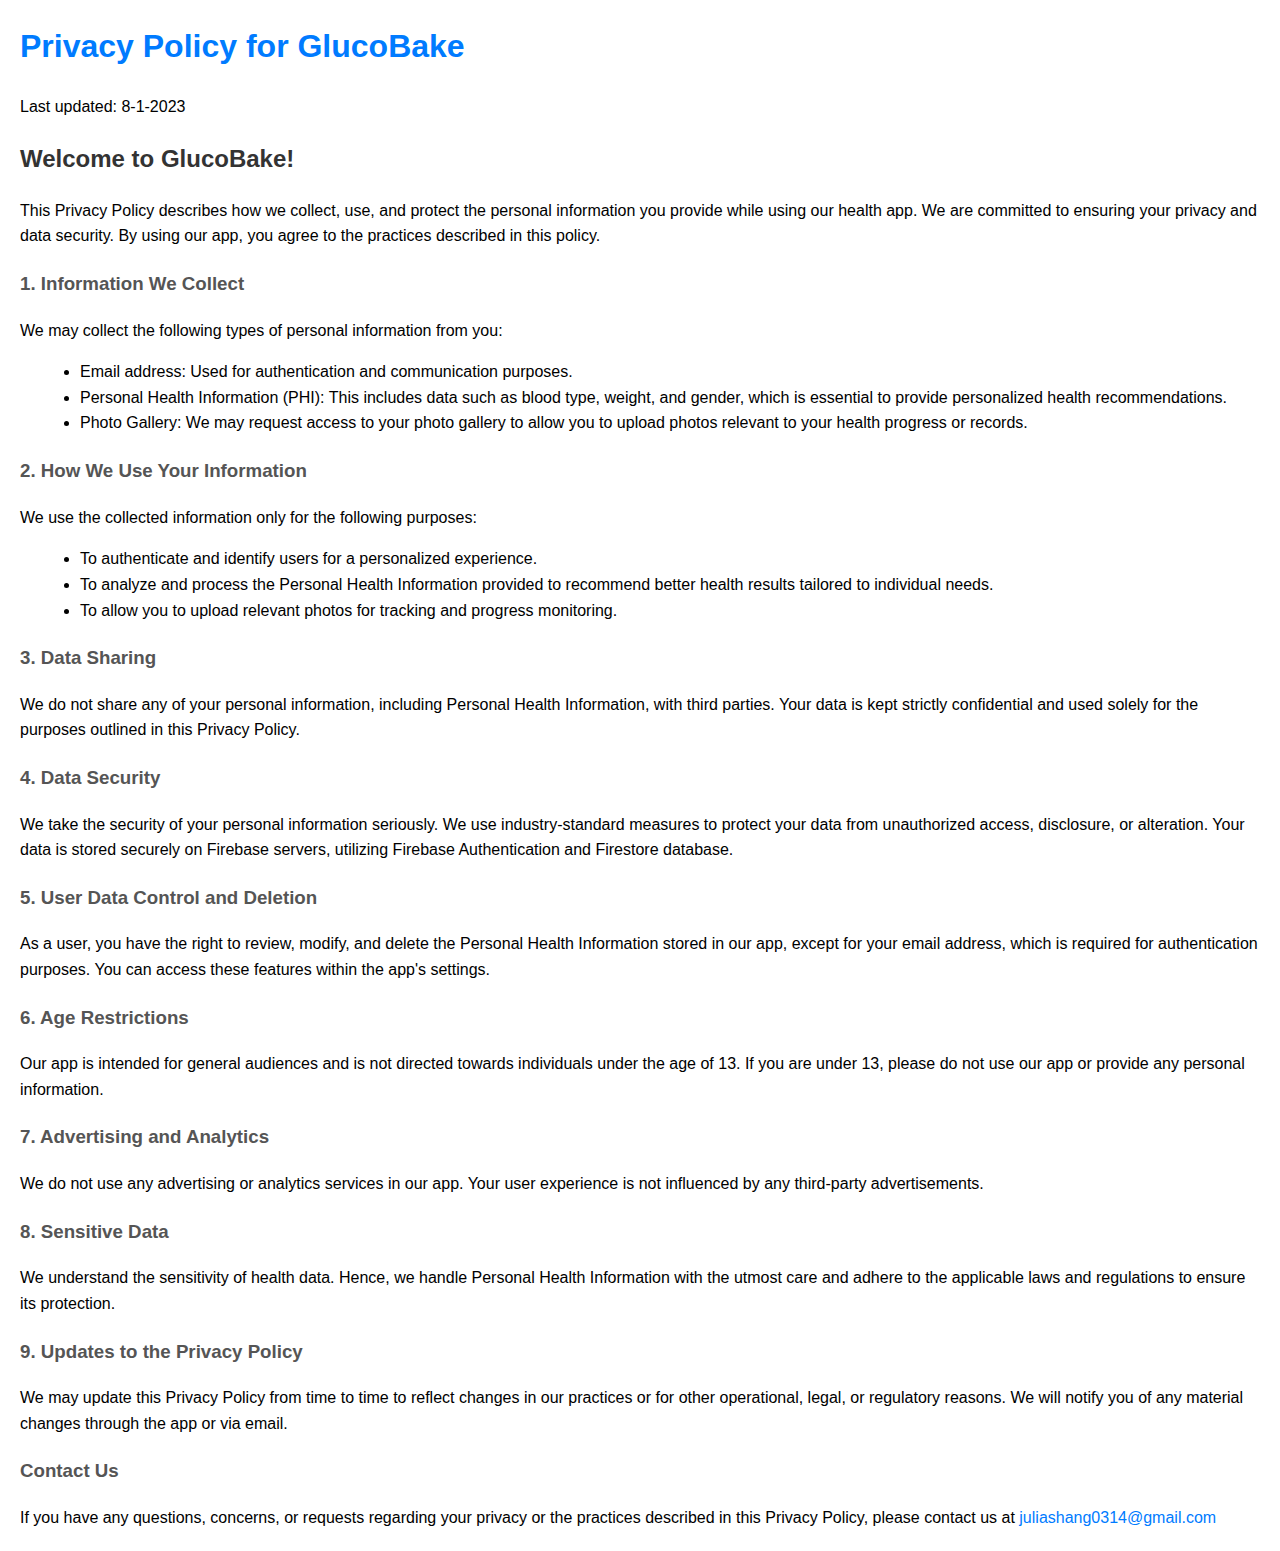
<file: index.html>
<!DOCTYPE html>
<html lang="en">
<head>
    <meta charset="UTF-8">
    <meta http-equiv="X-UA-Compatible" content="IE=edge">
    <meta name="viewport" content="width=device-width, initial-scale=1.0">
    <title>Privacy Policy</title>
    <link rel="stylesheet" href="styles.css">
</head>
<body>
    <h1>Privacy Policy for GlucoBake</h1>
    <p>Last updated: 8-1-2023</p>

    <h2>Welcome to GlucoBake!</h2>
    <p>This Privacy Policy describes how we collect, use, and protect the personal information you provide while using our health app. We are committed to ensuring your privacy and data security. By using our app, you agree to the practices described in this policy.</p>

    <h3>1. Information We Collect</h3>
    <p>We may collect the following types of personal information from you:</p>
    <ul>
        <li>Email address: Used for authentication and communication purposes.</li>
        <li>Personal Health Information (PHI): This includes data such as blood type, weight, and gender, which is essential to provide personalized health recommendations.</li>
        <li>Photo Gallery: We may request access to your photo gallery to allow you to upload photos relevant to your health progress or records.</li>
    </ul>

    <h3>2. How We Use Your Information</h3>
    <p>We use the collected information only for the following purposes:</p>
    <ul>
        <li>To authenticate and identify users for a personalized experience.</li>
        <li>To analyze and process the Personal Health Information provided to recommend better health results tailored to individual needs.</li>
        <li>To allow you to upload relevant photos for tracking and progress monitoring.</li>
    </ul>

    <h3>3. Data Sharing</h3>
    <p>We do not share any of your personal information, including Personal Health Information, with third parties. Your data is kept strictly confidential and used solely for the purposes outlined in this Privacy Policy.</p>

    <h3>4. Data Security</h3>
    <p>We take the security of your personal information seriously. We use industry-standard measures to protect your data from unauthorized access, disclosure, or alteration. Your data is stored securely on Firebase servers, utilizing Firebase Authentication and Firestore database.</p>

    <h3>5. User Data Control and Deletion</h3>
    <p>As a user, you have the right to review, modify, and delete the Personal Health Information stored in our app, except for your email address, which is required for authentication purposes. You can access these features within the app's settings.</p>

    <h3>6. Age Restrictions</h3>
    <p>Our app is intended for general audiences and is not directed towards individuals under the age of 13. If you are under 13, please do not use our app or provide any personal information.</p>

    <h3>7. Advertising and Analytics</h3>
    <p>We do not use any advertising or analytics services in our app. Your user experience is not influenced by any third-party advertisements.</p>

    <h3>8. Sensitive Data</h3>
    <p>We understand the sensitivity of health data. Hence, we handle Personal Health Information with the utmost care and adhere to the applicable laws and regulations to ensure its protection.</p>

    <h3>9. Updates to the Privacy Policy</h3>
    <p>We may update this Privacy Policy from time to time to reflect changes in our practices or for other operational, legal, or regulatory reasons. We will notify you of any material changes through the app or via email.</p>

    <h3>Contact Us</h3>
    <p>If you have any questions, concerns, or requests regarding your privacy or the practices described in this Privacy Policy, please contact us at <a href="mailto:juliashang0314@gmail.com">juliashang0314@gmail.com</a></p>
</body>
</html>
</file>
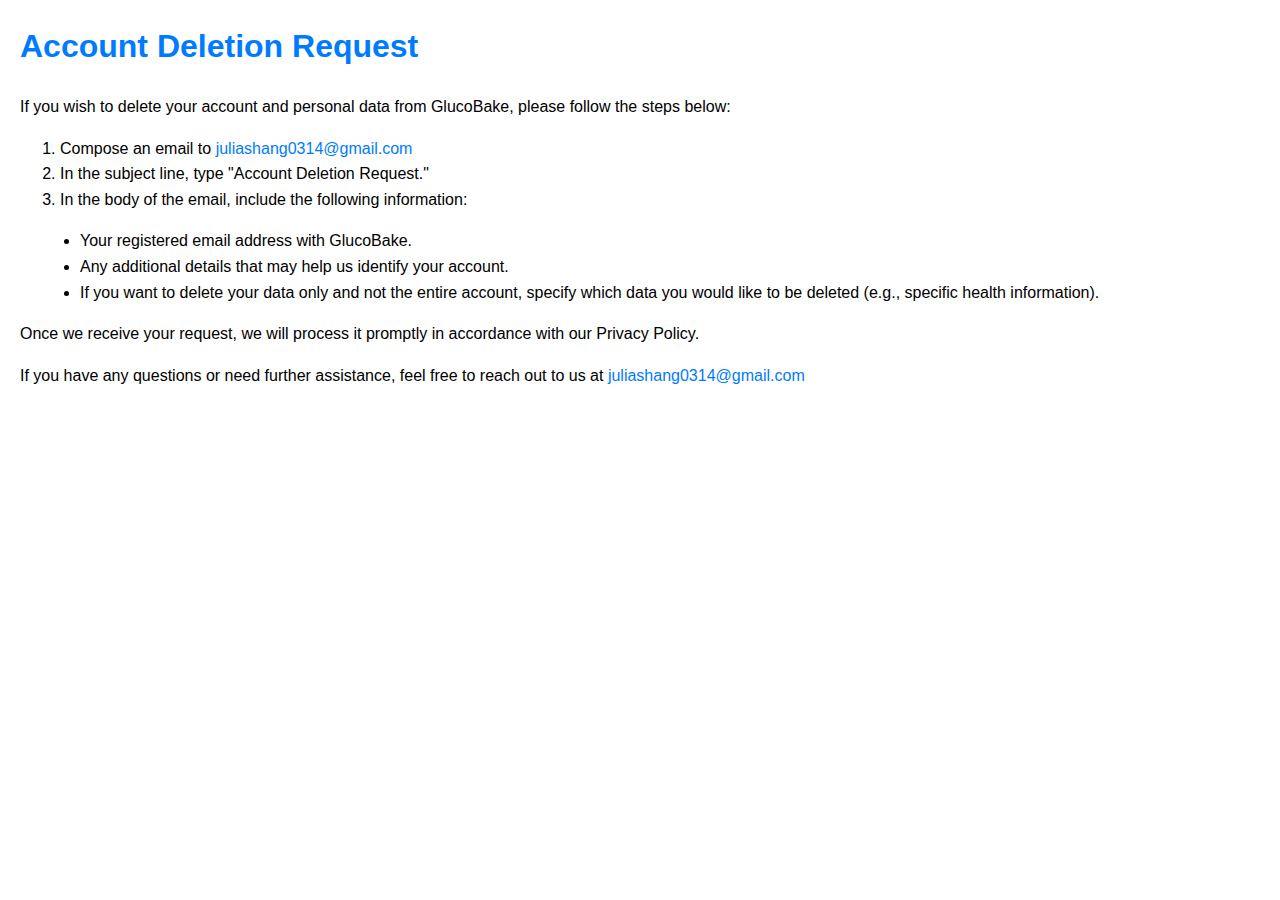
<file: delete_request.html>
<!DOCTYPE html>
<html lang="en">
<head>
    <meta charset="UTF-8">
    <meta http-equiv="X-UA-Compatible" content="IE=edge">
    <meta name="viewport" content="width=device-width, initial-scale=1.0">
    <title>Account Deletion Request</title>
    <link rel="stylesheet" href="styles.css">
</head>
<body>
    <h1>Account Deletion Request</h1>
    <p>If you wish to delete your account and personal data from GlucoBake, please follow the steps below:</p>
    <ol>
        <li>Compose an email to <a href="mailto:juliashang0314@gmail.com">juliashang0314@gmail.com</a></li>
        <li>In the subject line, type "Account Deletion Request."</li>
        <li>In the body of the email, include the following information:</li>
    </ol>
    <ul>
        <li>Your registered email address with GlucoBake.</li>
        <li>Any additional details that may help us identify your account.</li>
        <li>If you want to delete your data only and not the entire account, specify which data you would like to be deleted (e.g., specific health information).</li>
    </ul>
    <p>Once we receive your request, we will process it promptly in accordance with our Privacy Policy.</p>
    <p>If you have any questions or need further assistance, feel free to reach out to us at <a href="mailto:juliashang0314@gmail.com">juliashang0314@gmail.com</a></p>
</body>
</html>
</file>
<file: styles.css>
body {
    font-family: Arial, sans-serif;
    line-height: 1.6;
    margin: 20px;
}

h1 {
    color: #007BFF;
}

h2 {
    color: #333;
}

h3 {
    color: #555;
    margin-top: 20px;
}

ul {
    list-style-type: disc;
    margin-left: 20px;
}

p {
    margin-bottom: 10px;
}

/* Style links */
a {
    color: #007BFF;
    text-decoration: none;
}
a:hover {
    text-decoration: underline;
}
</file>
